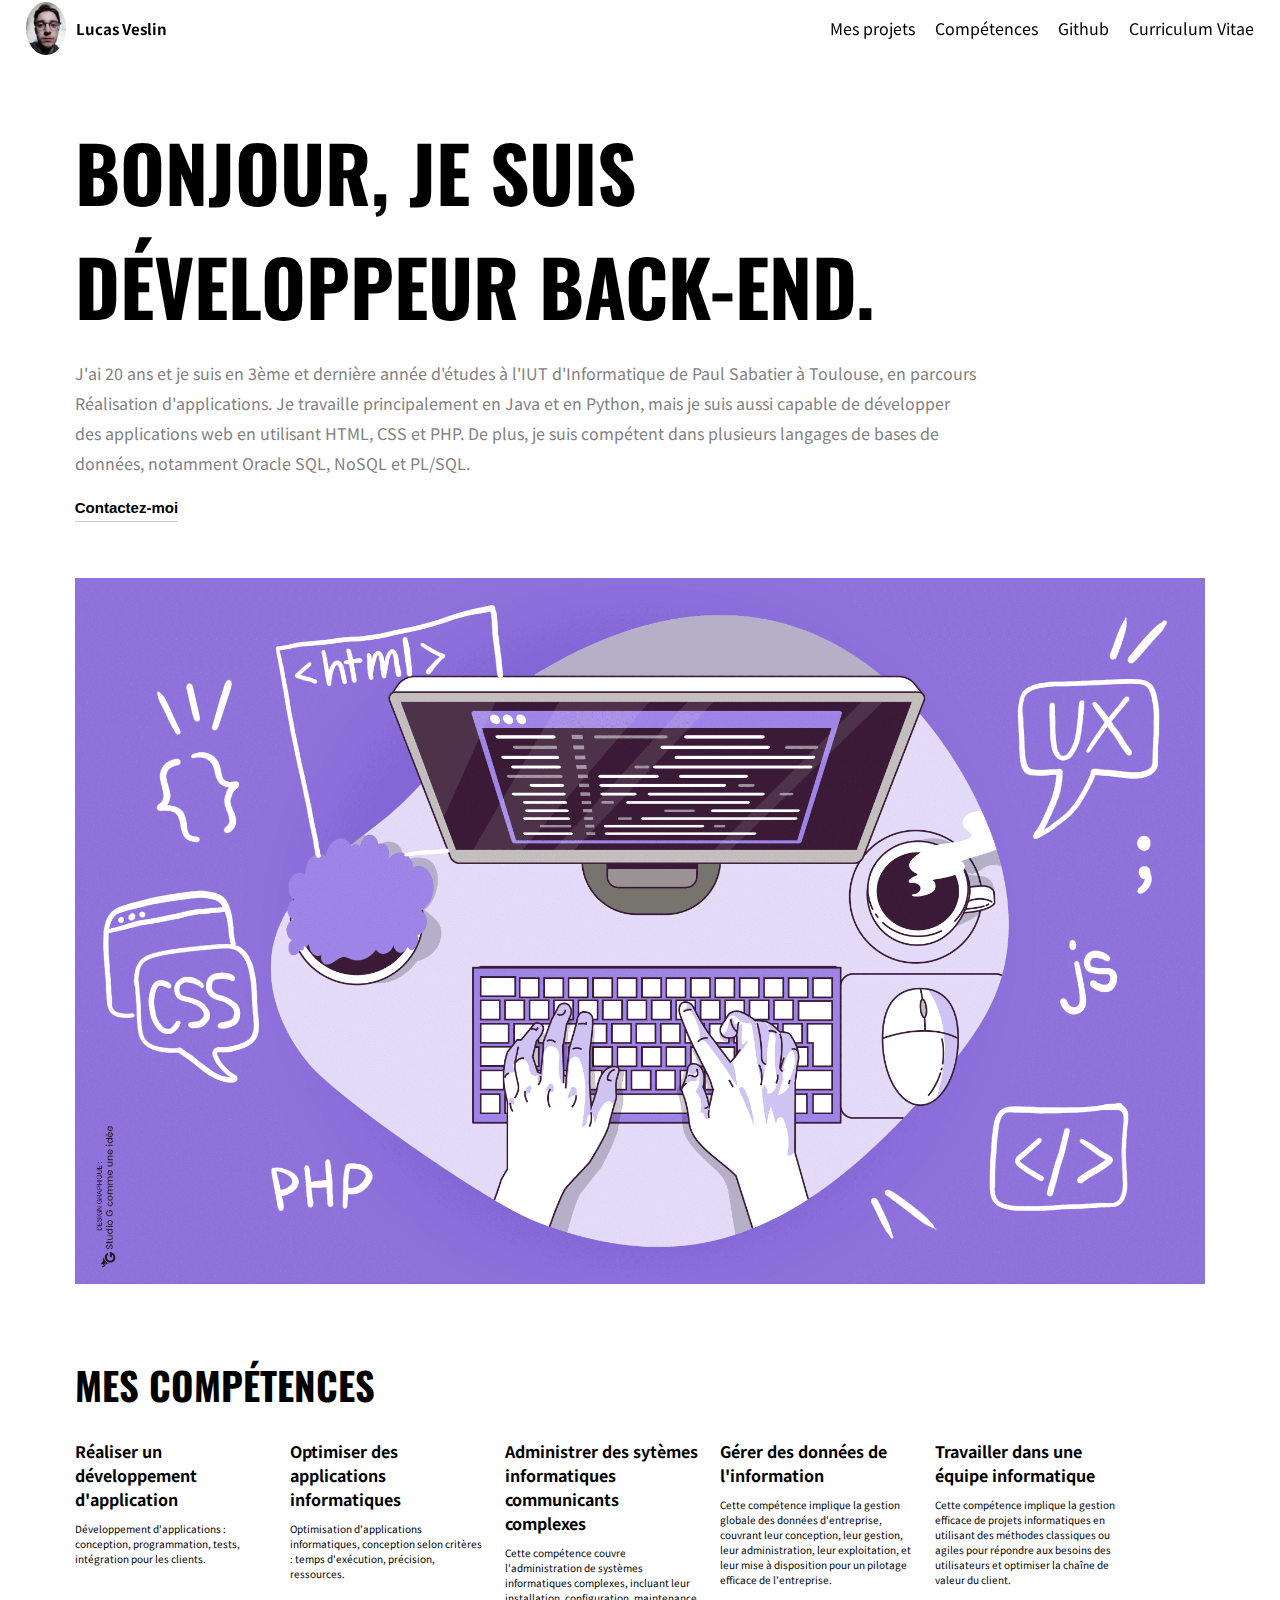
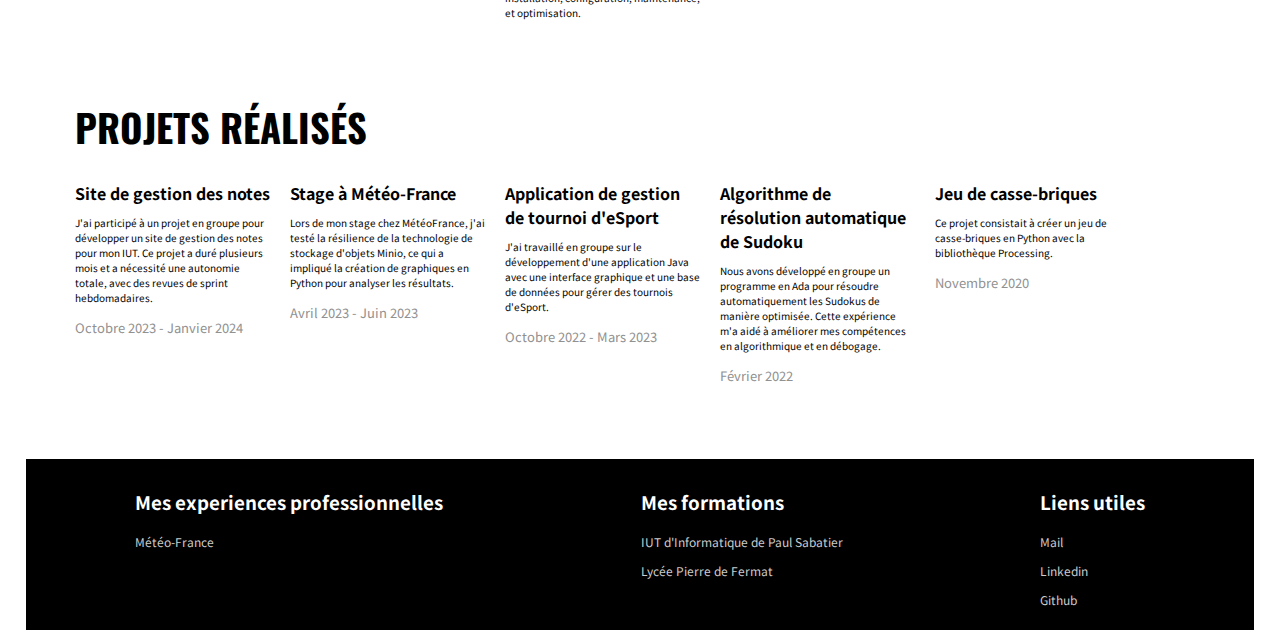
<file: index.html>
<!DOCTYPE html>
<html lang="fr">
    <head>
        <meta charset="UTF-8">
        <meta http-equiv="X-UA-Compatible" content="IE=edge">
        <meta name="viewport" content="width=device-width, initial-scale=1.0">
        <title>Portfolio</title>
        <link rel="stylesheet" href="style.css">
    </head>
    <body>
        <nav>
            <div class="profile">
                <img src="images/profile.jpg" alt="Photo de Lucas Veslin">
                <a href="">
					<h1>Lucas Veslin</h1>
				</a>
            </div>
            <ul>
				<a href="pages/projets.html">
					<li>Mes projets</li>
				</a>
				<a href="pages/competences.html">
					<li>Compétences</li>
				</a>
                <a href="https://github.com/Saren31">
                    <li>Github</li>
                </a>
                <a href="pages/CV_VESLIN.pdf">
			        <li>Curriculum Vitae</li>
                </a>
            </ul>
        </nav>

        <section class="page-content">
            <header>
				<h1>Bonjour, je suis développeur back-end.</h1>
				<p>
					J'ai 20 ans et je suis en 3ème et dernière année d'études à l'IUT d'Informatique de Paul Sabatier à 
					Toulouse, en parcours Réalisation d'applications. Je travaille principalement en Java et en Python, 
					mais je suis aussi capable de développer des applications web en utilisant HTML, CSS et PHP. De plus, 
					je suis compétent dans plusieurs langages de bases de données, notamment Oracle SQL, NoSQL et PL/SQL.
				</p>
				<a href = "mailto: lucas.veslin@outlook.fr"><button>Contactez-moi</button></a>
			</header>

            <section class="presentation-image">
				<img src="images/principale.png" alt="AI image" />
			</section>


			<section class="projects-section">
				<h1>Mes compétences</h1>
				<div class="projects">
					<div class="project">
						<a href="pages/competences.html#dev">
							<h4>Réaliser un développement d'application</h4>
						</a>
						<p class="description">
							Développement d'applications : conception, programmation, tests, intégration pour les clients.
						</p>
					</div>
					<div class="project">
						<a href="pages/competences.html#opt">
							<h4>Optimiser des applications informatiques</h4>
						</a>
						<p class="description">
							Optimisation d'applications informatiques, conception selon critères : temps d'exécution, précision, ressources.
						</p>
					</div>
					<div class="project">
						<a href="pages/competences.html#res">
							<h4>Administrer des sytèmes informatiques communicants complexes</h4>
						</a>
						<p class="description">
							Cette compétence couvre l'administration de systèmes 
							informatiques complexes, incluant leur installation, configuration, maintenance, et optimisation.
						</p>
					</div>
					<div class="project">
						<a href="pages/competences.html#bdd">
							<h4>Gérer des données de l'information</h4>
						</a>
						<p class="description">
							Cette compétence implique la gestion globale des données d'entreprise, couvrant leur conception, leur gestion, leur administration, 
							leur exploitation, et leur mise à disposition pour un pilotage efficace de l'entreprise.
						</p>
					</div>
					<div class="project">
						<a href="pages/competences.html#equ">
							<h4>Travailler dans une équipe informatique</h4>
						</a>
						<p class="description">
							Cette compétence implique la gestion efficace de projets informatiques en utilisant des méthodes 
							classiques ou agiles pour répondre aux besoins des utilisateurs et optimiser la chaîne de valeur du client.
						</p>
					</div>
				</div>
			</section>




            <section class="projects-section">
				<h1>Projets réalisés</h1>
				<div class="projects">
					<div class="project">
						<a href="pages/projets.html#note">
							<h4>Site de gestion des notes</h4>
						</a>
						<p class="description">
							J'ai participé à un projet en groupe pour développer un site de gestion des notes pour mon IUT. 
							Ce projet a duré plusieurs mois et a nécessité une autonomie totale, avec des revues de sprint hebdomadaires.
						</p>
						<p class="dates">Octobre 2023 - Janvier 2024</p>
					</div>
					<div class="project">
						<a href="pages/projets.html#meteo">
							<h4>Stage à Météo-France</h4>
						</a>
						<p class="description">
							Lors de mon stage chez MétéoFrance, j'ai testé la résilience de la technologie de stockage d'objets Minio, 
							ce qui a impliqué la création de graphiques en Python pour analyser les résultats.
						</p>
						<p class="dates">Avril 2023 - Juin 2023</p>
					</div>
					<div class="project">
						<a href="pages/projets.html#esporter">
							<h4>Application de gestion de tournoi d'eSport</h4>
						</a>
						<p class="description">
							J'ai travaillé en groupe sur le développement d'une application Java avec une interface graphique et 
							une base de données pour gérer des tournois d'eSport.
						</p>
						<p class="dates">Octobre 2022 - Mars 2023</p>
					</div>
					<div class="project">
						<a href="pages/projets.html#sudoku">
							<h4>Algorithme de résolution automatique de Sudoku</h4>
						</a>
						<p class="description">
							Nous avons développé en groupe un programme en Ada pour résoudre automatiquement les Sudokus de manière optimisée.
							 Cette expérience m'a aidé à améliorer mes compétences en algorithmique et en débogage.
						</p>
						<p class="dates">Février 2022</p>
					</div>
					<div class="project">
						<a href="pages/projets.html#casse">
							<h4>Jeu de casse-briques</h4>
						</a>
						<p class="description">
							Ce projet consistait à créer un jeu de casse-briques en Python avec la bibliothèque Processing. 
						</p>
						<p class="dates">Novembre 2020</p>
					</div>
				</div>
			</section>

        </section>

        <footer>
			<div class="colonne">
				<h3>Mes experiences professionnelles</h3>
				<a href ="https://meteofrance.com">
					<p>Météo-France</p>
				</a>	
				<p></p>
				<p></p>
			</div>
			<div class="colonne">
				<h3>Mes formations</h3>
				<a href="https://iut.univ-tlse3.fr/bachelor-specialite-informatique">
					<p>IUT d'Informatique de Paul Sabatier</p>
				</a>
				<a href="https://fermat.mon-ent-occitanie.fr/">
					<p>Lycée Pierre de Fermat</p>
				</a>
			</div>
			<div class="colonne">
				<h3>Liens utiles</h3>
				<a href = "mailto: lucas.veslin@outlook.fr">
					<p>Mail</p>
				</a>
				<a href = "https://www.linkedin.com/in/lucas-veslin">
					<p>Linkedin</p>
				</a>
				<a href = "https://github.com/Saren31">
					<p>Github</p>
				</a>
			</div>
		</footer>

    </body>
</html>
</file>
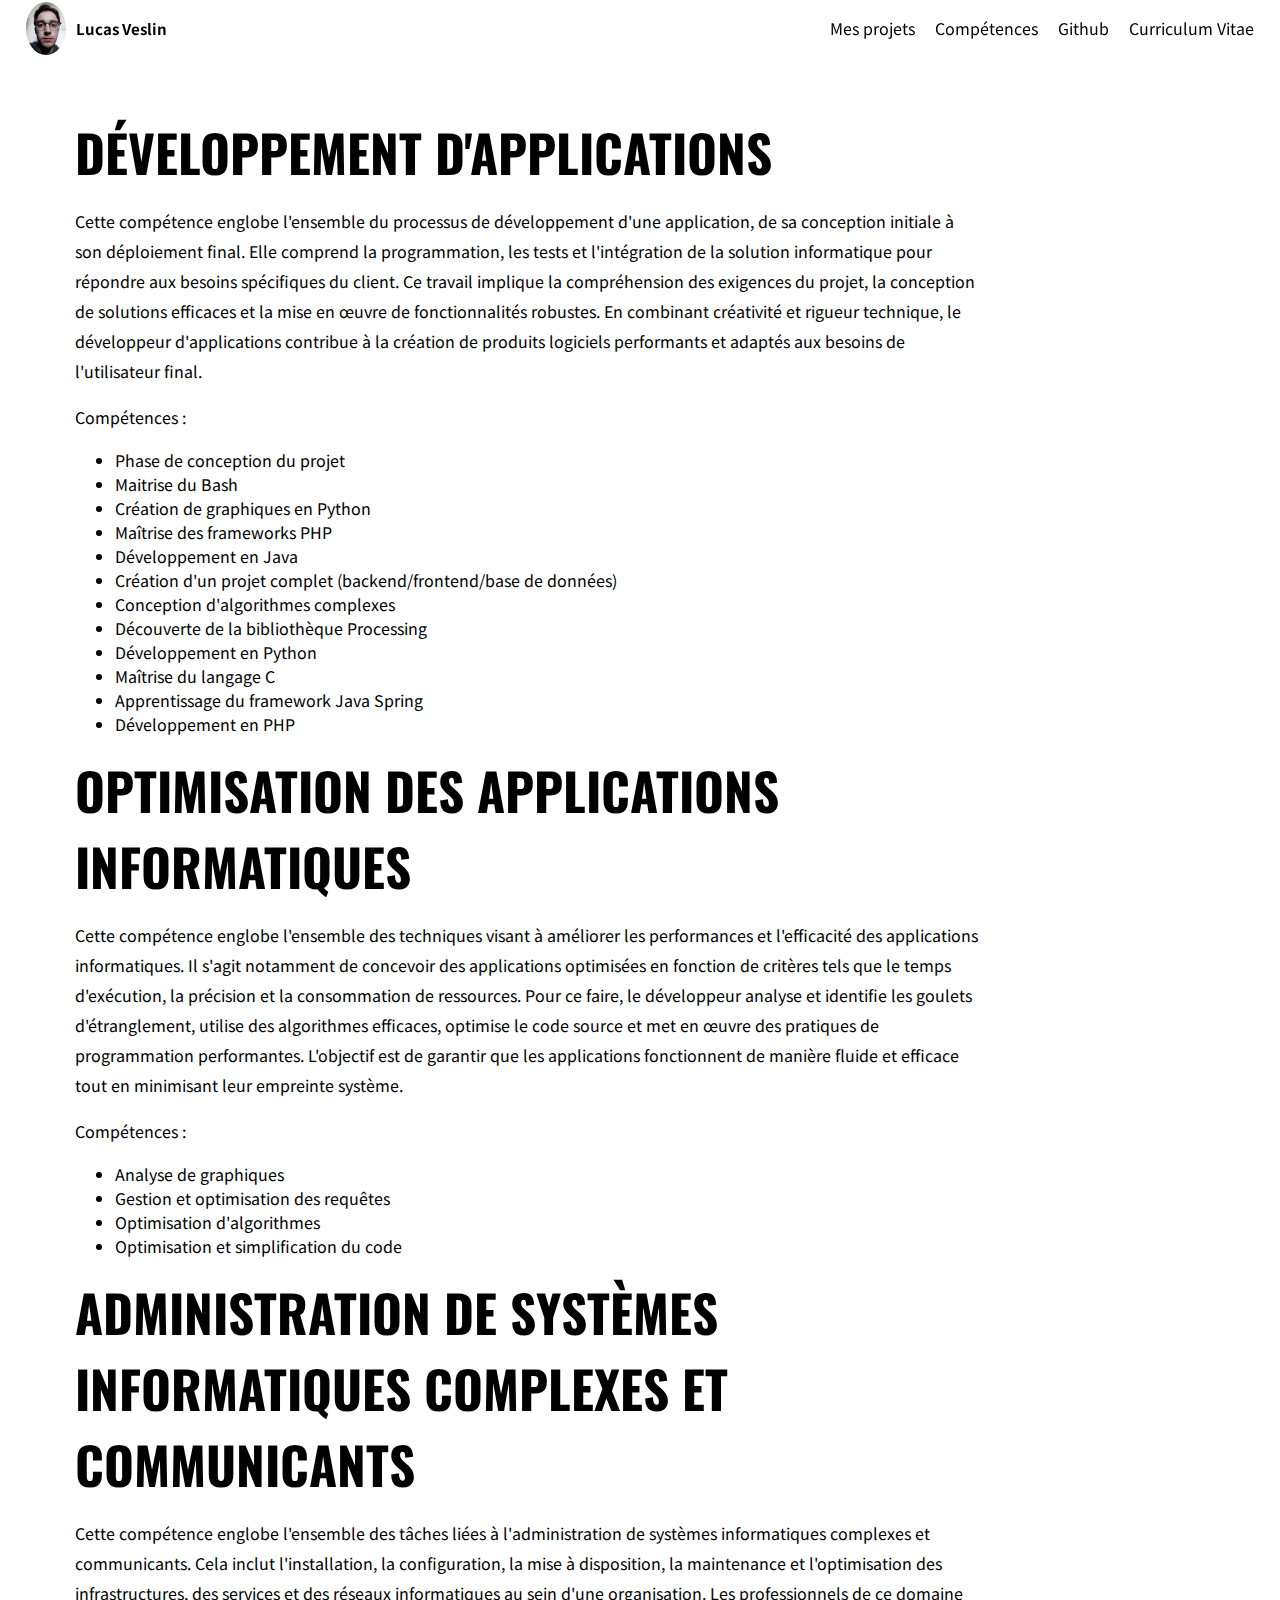
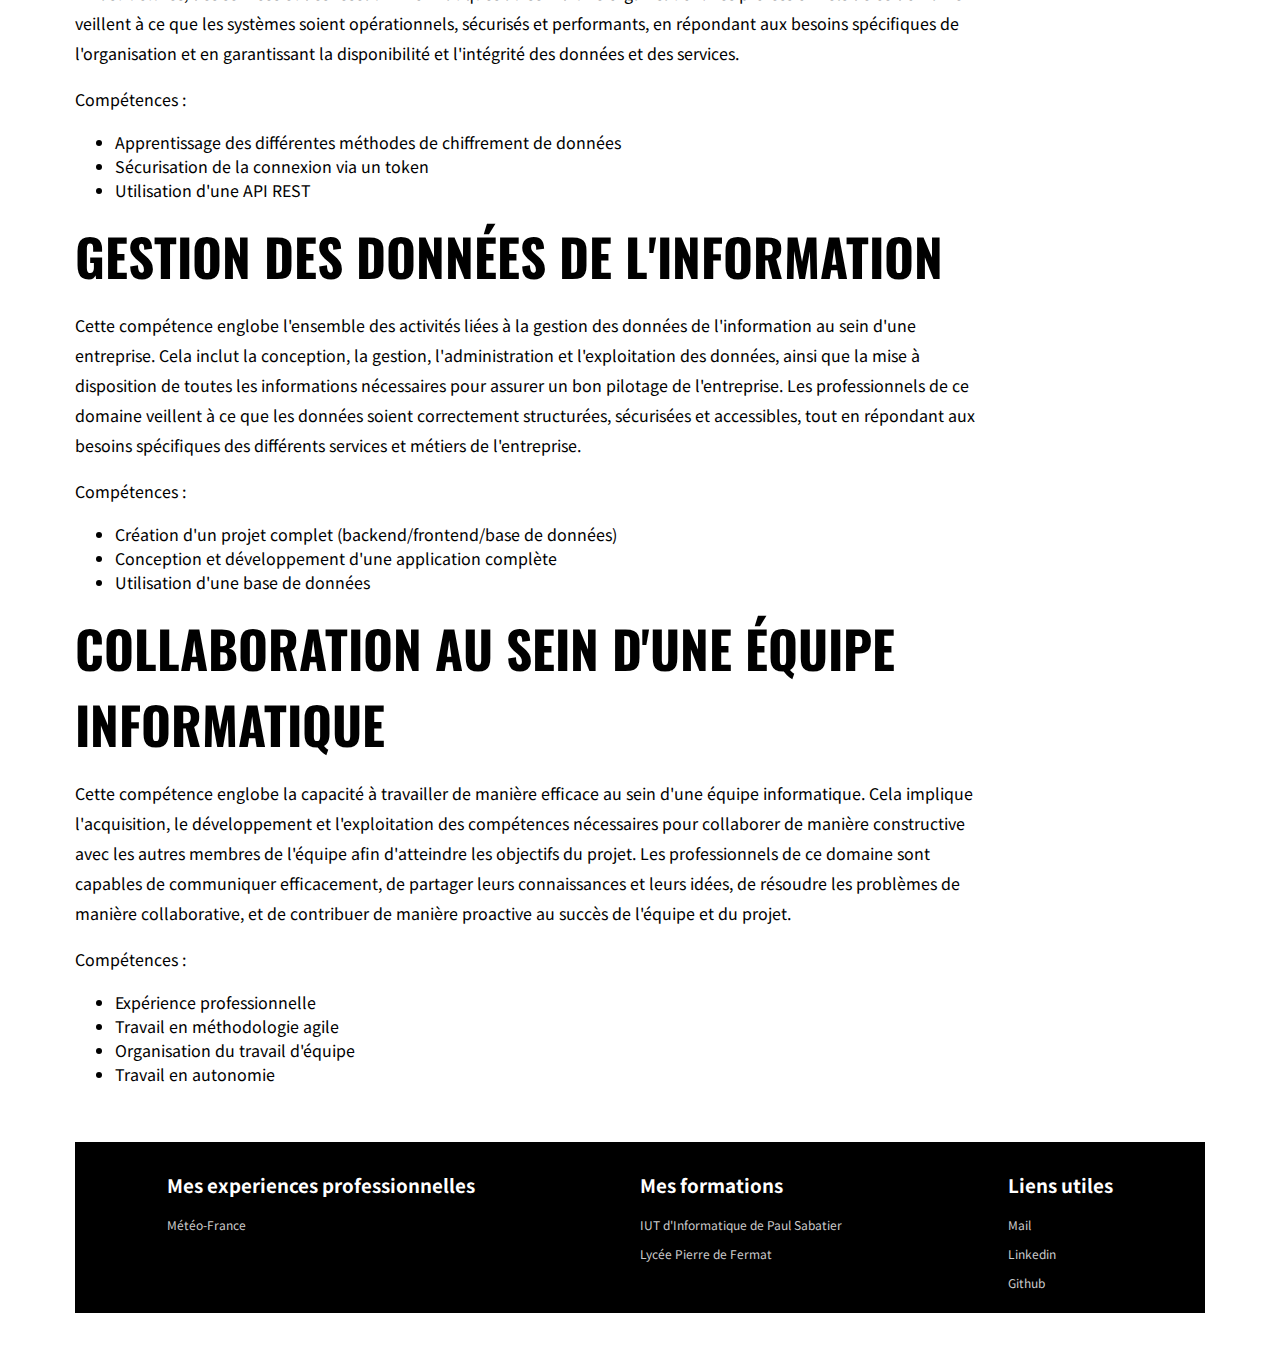
<file: pages/competences.html>
<!DOCTYPE html>
<html lang="fr">
    <head>
        <meta charset="UTF-8">
        <meta http-equiv="X-UA-Compatible" content="IE=edge">
        <meta name="viewport" content="width=device-width, initial-scale=1.0">
        <title>Portfolio</title>
        <link rel="stylesheet" href="../style.css">
    </head>
    <body>
        <nav>
            <div class="profile">
                <img src="../images/profile.jpg" alt="Photo de Lucas Veslin">
                <a href="../index.html">
					<h1>Lucas Veslin</h1>
				</a>
            </div>
            <ul>
				<a href="../pages/projets.html">
					<li>Mes projets</li>
				</a>
				<a href="../pages/competences.html">
					<li>Compétences</li>
				</a>
                <a href="https://github.com/Saren31">
                    <li>Github</li>
                </a>
                <a href="../pages/CV_VESLIN.pdf">
			        <li>Curriculum Vitae</li>
                </a>
            </ul>
        </nav>

        <section class="page-content">
            <header>
				<h2 id="dev">Développement d'applications</h2>
				<p class="description">
				Cette compétence englobe l'ensemble du processus de développement d'une application, de sa conception 
				initiale à son déploiement final. Elle comprend la programmation, les tests et l'intégration de la solution 
				informatique pour répondre aux besoins spécifiques du client. Ce travail implique la compréhension des 
				exigences du projet, la conception de solutions efficaces et la mise en œuvre de fonctionnalités robustes. 
				En combinant créativité et rigueur technique, le développeur d'applications contribue à la création de produits 
				logiciels performants et adaptés aux besoins de l'utilisateur final.
				</p>

				</p>
				<p class="description">
					Compétences :
					<ul>
						<li>Phase de conception du projet</li>
						<li>Maitrise du Bash</li>
						<li>Création de graphiques en Python</li>
						<li>Maîtrise des frameworks PHP</li>
						<li>Développement en Java</li>
						<li>Création d'un projet complet (backend/frontend/base de données)</li>
						<li>Conception d'algorithmes complexes</li>
						<li>Découverte de la bibliothèque Processing</li>
						<li>Développement en Python</li>
						<li>Maîtrise du langage C</li>
						<li>Apprentissage du framework Java Spring</li>
						<li>Développement en PHP</li>

					</ul>
				</p>
				
				<h2 id="opt">Optimisation des applications informatiques</h2>
				<p class="description">
				Cette compétence englobe l'ensemble des techniques visant à améliorer les performances 
				et l'efficacité des applications informatiques. Il s'agit notamment de concevoir des applications 
				optimisées en fonction de critères tels que le temps d'exécution, la précision et la consommation de ressources. 
				Pour ce faire, le développeur analyse et identifie les goulets d'étranglement, utilise des algorithmes efficaces, 
				optimise le code source et met en œuvre des pratiques de programmation performantes. L'objectif est de 
				garantir que les applications fonctionnent de manière fluide et efficace tout en minimisant leur empreinte système.
				</p>

				</p>
				<p class="description">
					Compétences :
					<ul>
						<li>Analyse de graphiques</li>
						<li>Gestion et optimisation des requêtes</li>
						<li>Optimisation d'algorithmes</li>
						<li>Optimisation et simplification du code</li>

					</ul>
				</p>

				<h2 id="res">Administration de systèmes informatiques complexes et communicants</h2>
				<p class="description">
				Cette compétence englobe l'ensemble des tâches liées à l'administration de systèmes informatiques
				 complexes et communicants. Cela inclut l'installation, la configuration, la mise à disposition, 
				 la maintenance et l'optimisation des infrastructures, des services et des réseaux informatiques au sein d'une 
				 organisation. Les professionnels de ce domaine veillent à ce que les systèmes soient opérationnels, sécurisés et 
				 performants, en répondant aux besoins spécifiques de l'organisation et en garantissant la disponibilité et
				  l'intégrité des données et des services.

				</p>
				<p class="description">
					Compétences :
					<ul>
						<li>Apprentissage des différentes méthodes de chiffrement de données</li>
						<li>Sécurisation de la connexion via un token</li>
						<li>Utilisation d'une API REST</li>
					</ul>
				</p>

				<h2 id="bdd">Gestion des données de l'information</h2>
				<p class="description">
				Cette compétence englobe l'ensemble des activités liées à la gestion des 
				données de l'information au sein d'une entreprise. Cela inclut la conception, la gestion, 
				l'administration et l'exploitation des données, ainsi que la mise à disposition de toutes les 
				informations nécessaires pour assurer un bon pilotage de l'entreprise. Les professionnels de ce
				 domaine veillent à ce que les données soient correctement structurées, sécurisées et accessibles, 
				 tout en répondant aux besoins spécifiques des différents services et métiers de l'entreprise.
				<p class="description">
					Compétences :
					<ul>
						<li>Création d'un projet complet (backend/frontend/base de données)</li>
						<li>Conception et développement d'une application complète</li>
						<li>Utilisation d'une base de données</li>
					</ul>
				</p>

				<h2 id="equ">Collaboration au sein d'une équipe informatique</h2>
				<p class="description">
				Cette compétence englobe la capacité à travailler de manière efficace au sein d'une équipe 
				informatique. Cela implique l'acquisition, le développement et l'exploitation des compétences nécessaires
				 pour collaborer de manière constructive avec les autres membres de l'équipe afin d'atteindre les objectifs 
				 du projet. Les professionnels de ce domaine sont capables de communiquer efficacement, de partager leurs 
				 connaissances et leurs idées, de résoudre les problèmes de manière collaborative, et de contribuer de manière 
				 proactive au succès de l'équipe et du projet.

				</p>
				<p class="description">
					Compétences :
					<ul>
						<li>Expérience professionnelle</li>
						<li>Travail en méthodologie agile</li>
						<li>Organisation du travail d'équipe</li>
						<li>Travail en autonomie</li>

					</ul>
				</p>
			</header>

			<footer>
				<div class="colonne">
					<h3>Mes experiences professionnelles</h3>
					<a href ="https://meteofrance.com">
						<p>Météo-France</p>
					</a>	
					<p></p>
					<p></p>
				</div>
				<div class="colonne">
					<h3>Mes formations</h3>
					<a href="https://iut.univ-tlse3.fr/bachelor-specialite-informatique">
						<p>IUT d'Informatique de Paul Sabatier</p>
					</a>
					<a href="https://fermat.mon-ent-occitanie.fr/">
						<p>Lycée Pierre de Fermat</p>
					</a>
				</div>
				<div class="colonne">
					<h3>Liens utiles</h3>
					<a href = "mailto: lucas.veslin@outlook.fr">
						<p>Mail</p>
					</a>
					<a href = "https://www.linkedin.com/in/lucas-veslin">
						<p>Linkedin</p>
					</a>
					<a href = "https://github.com/Saren31">
						<p>Github</p>
					</a>
				</div>
			</footer>
	
			
    </body>
</html>
</file>
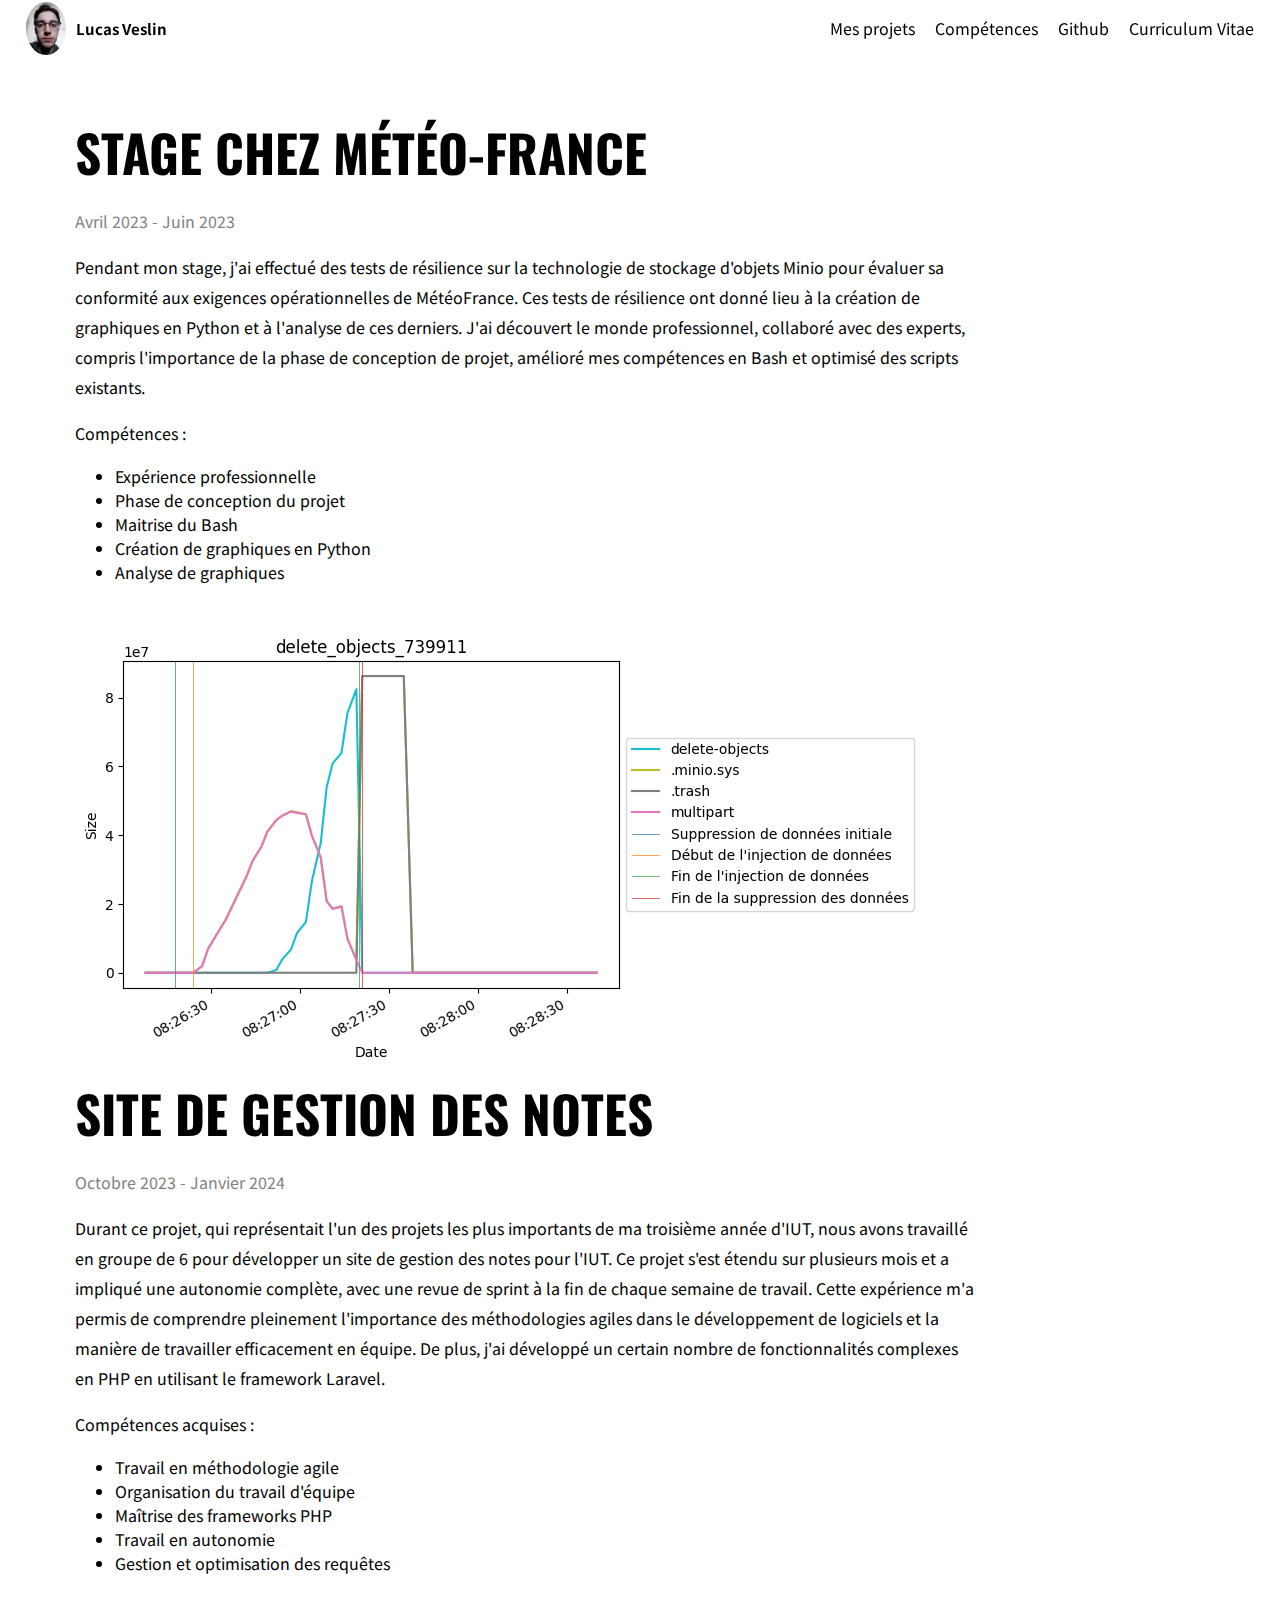
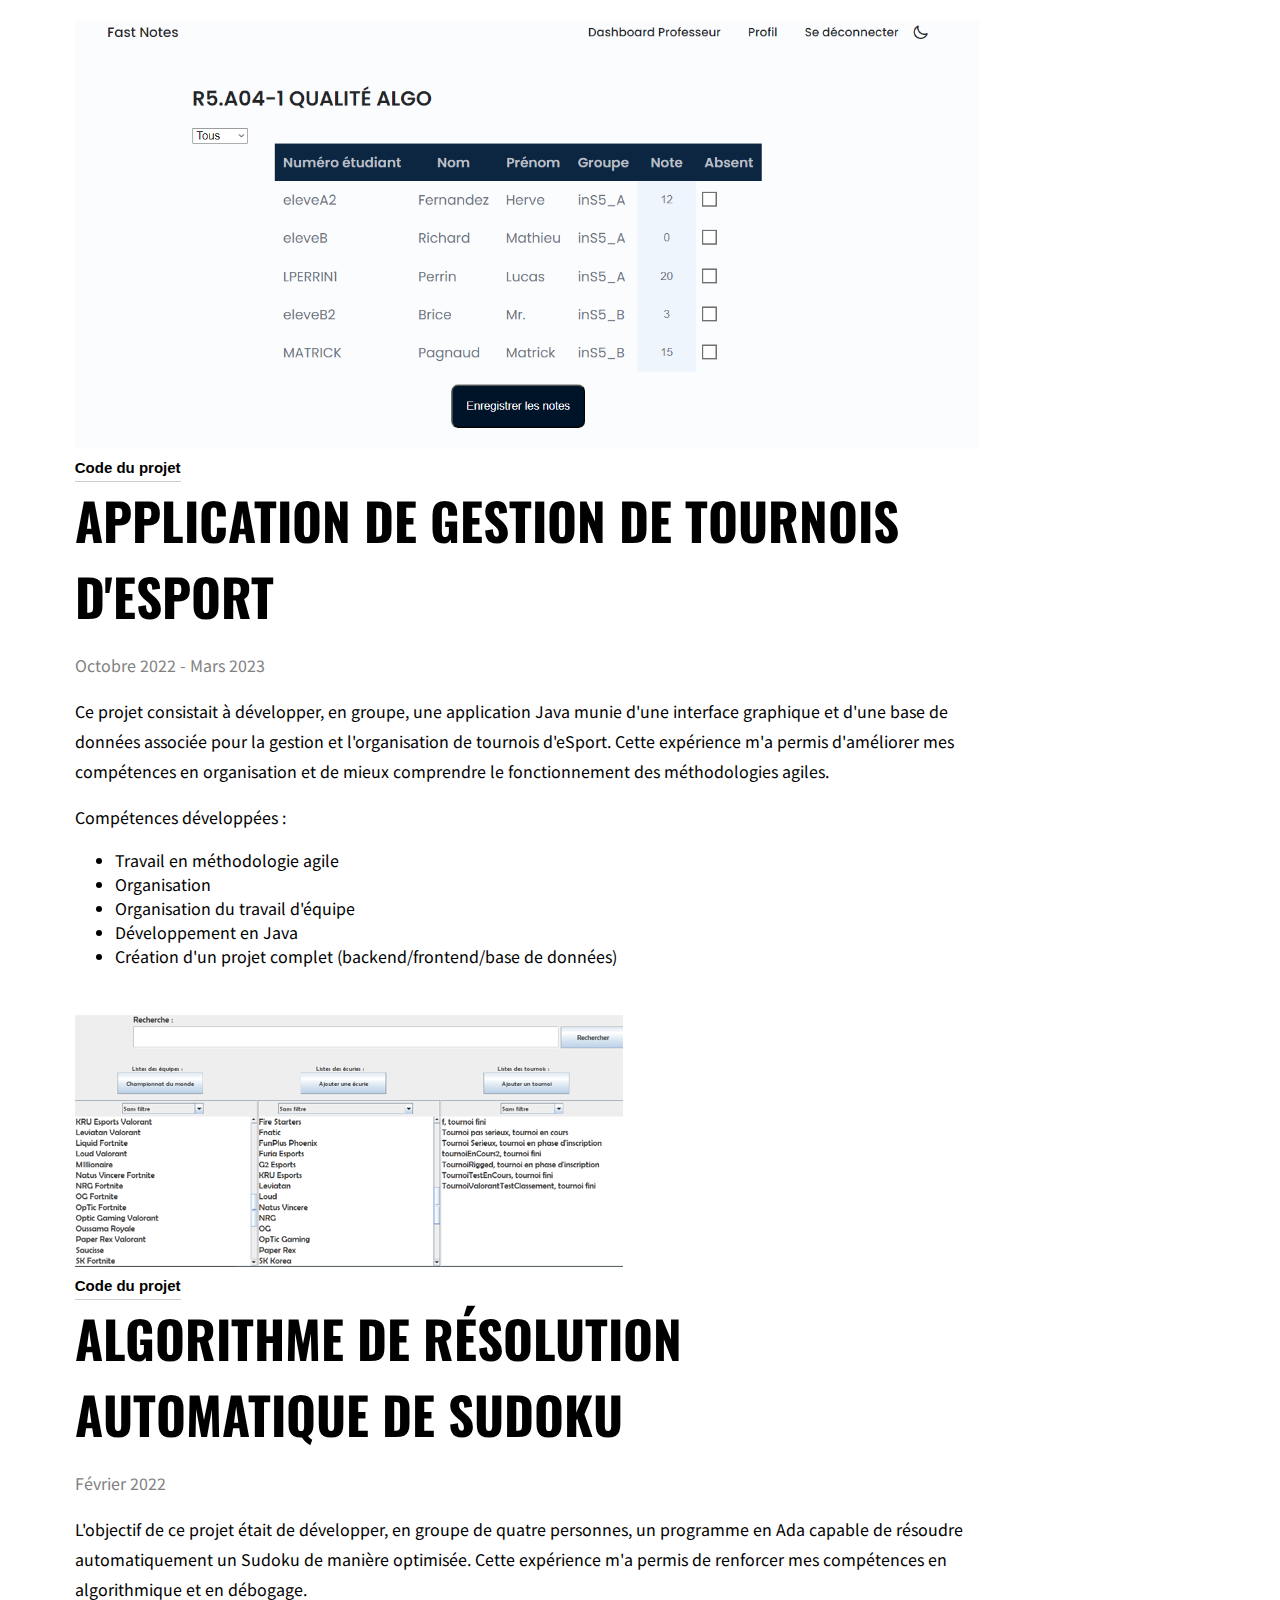
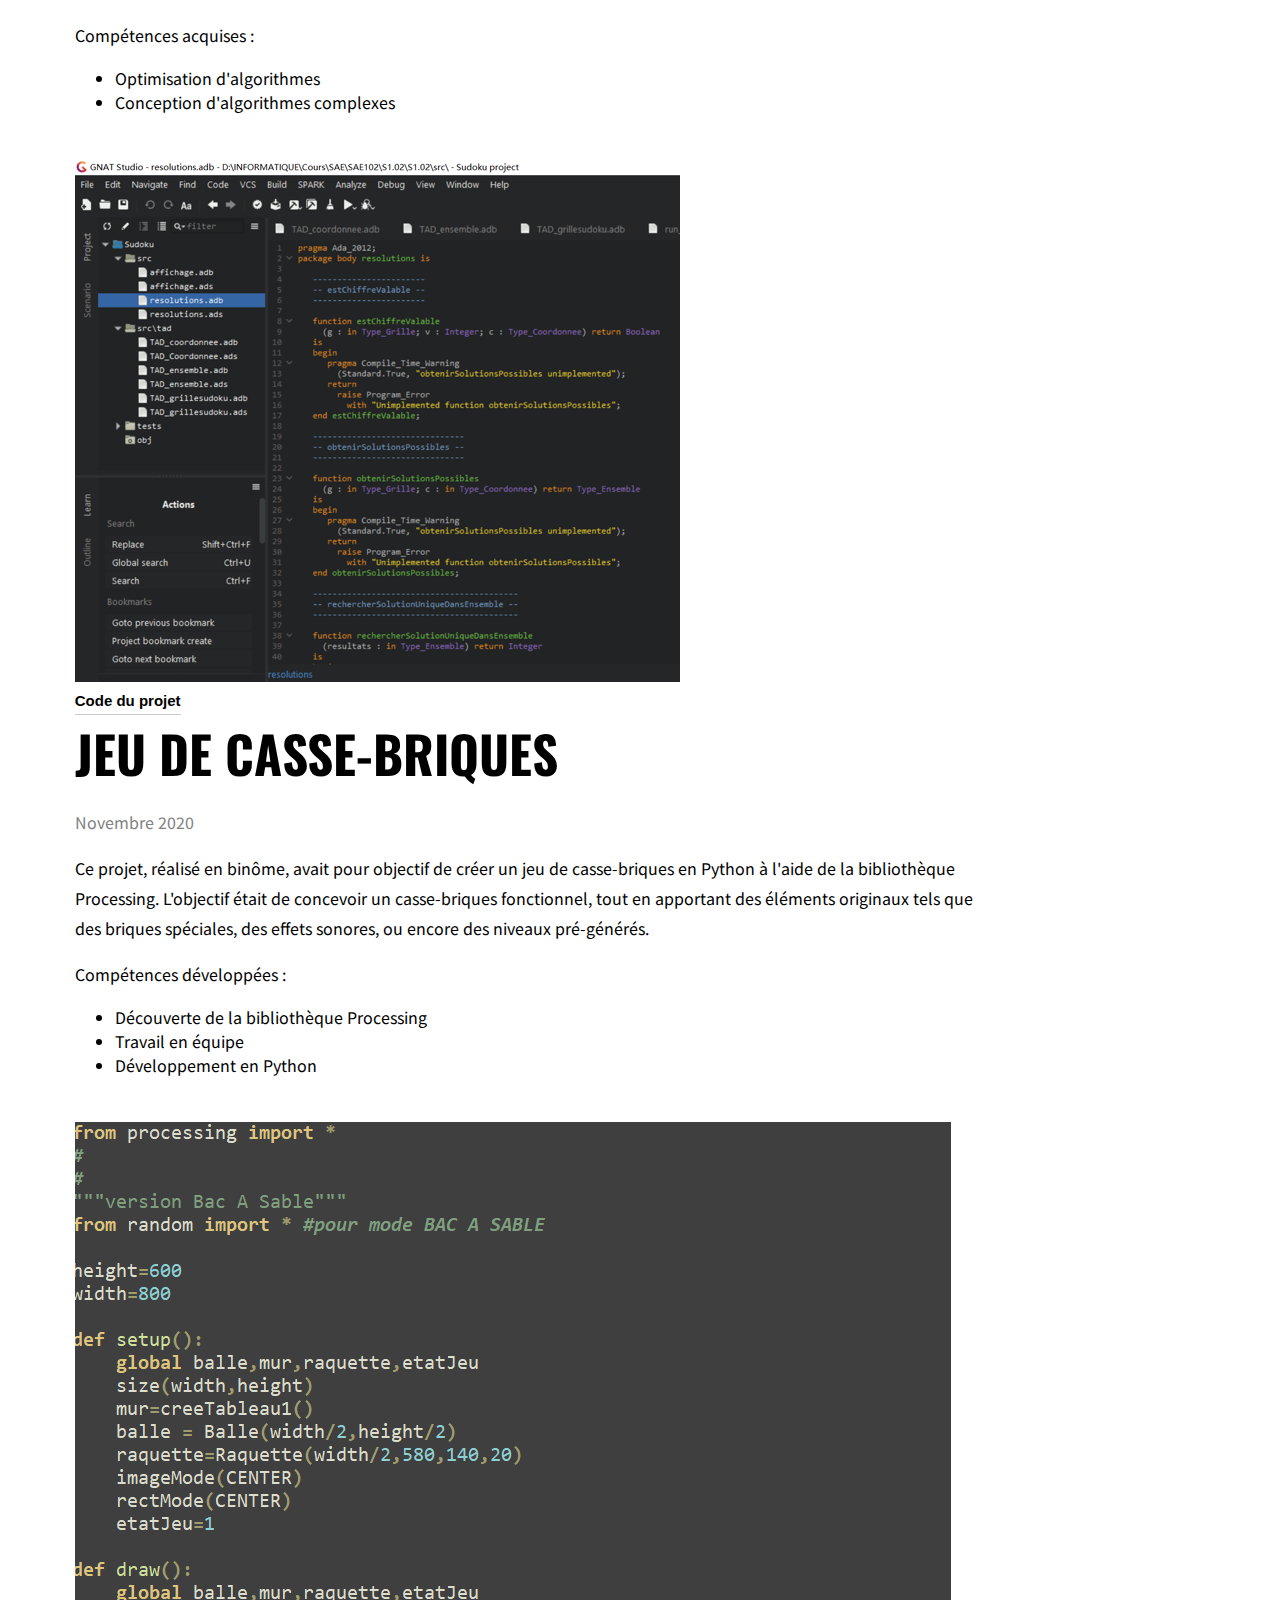
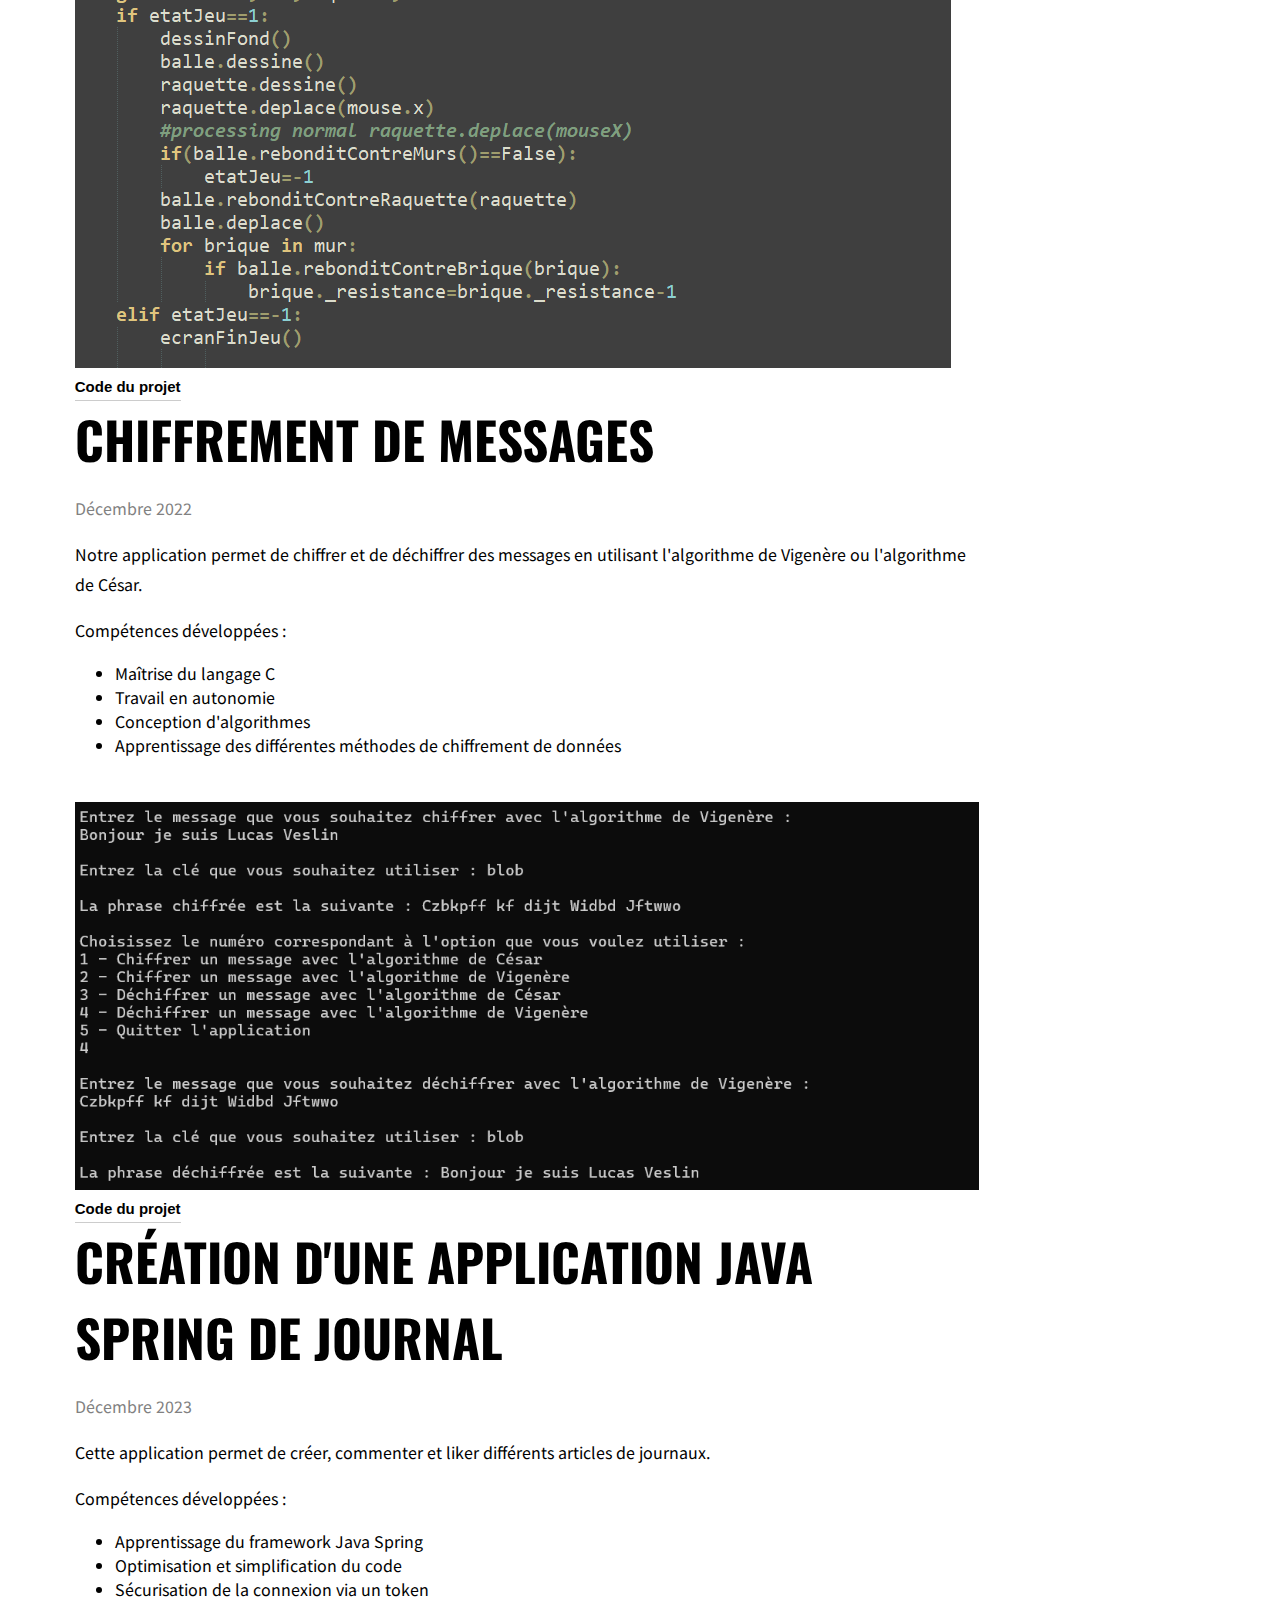
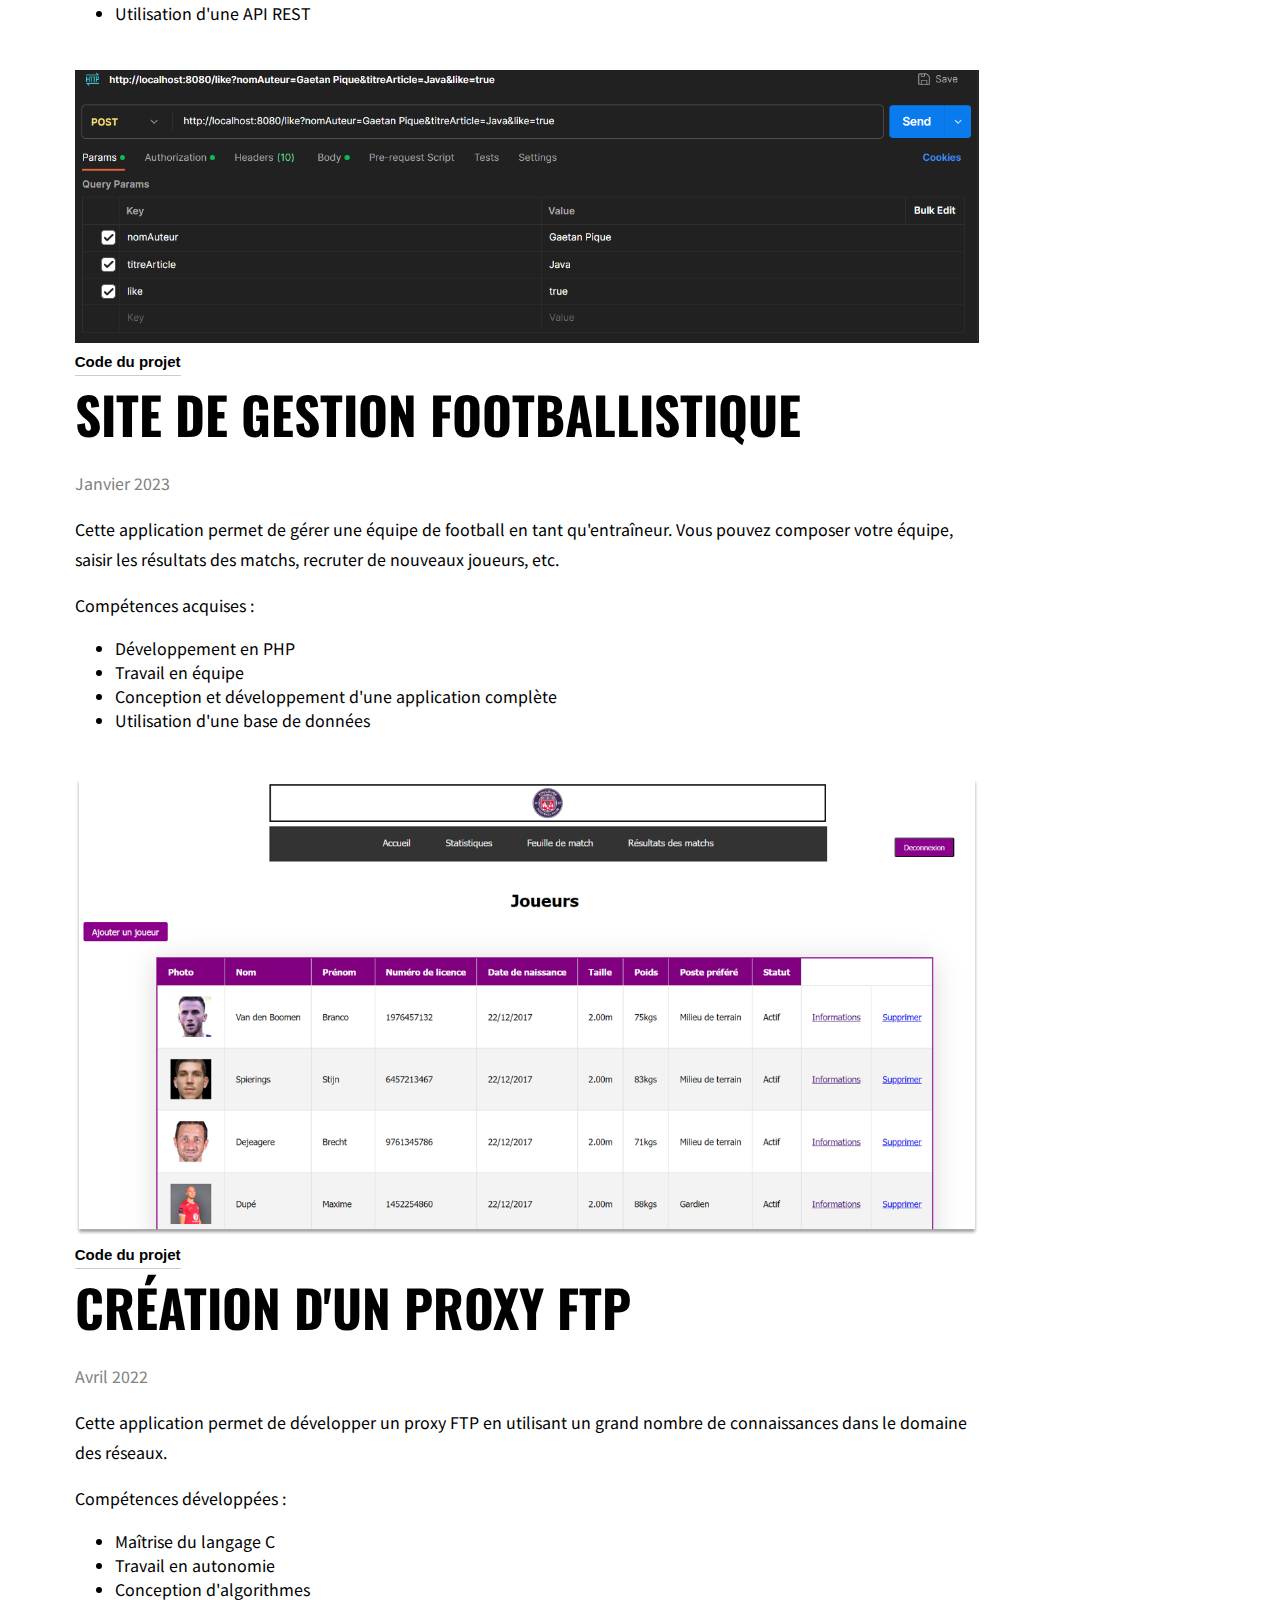
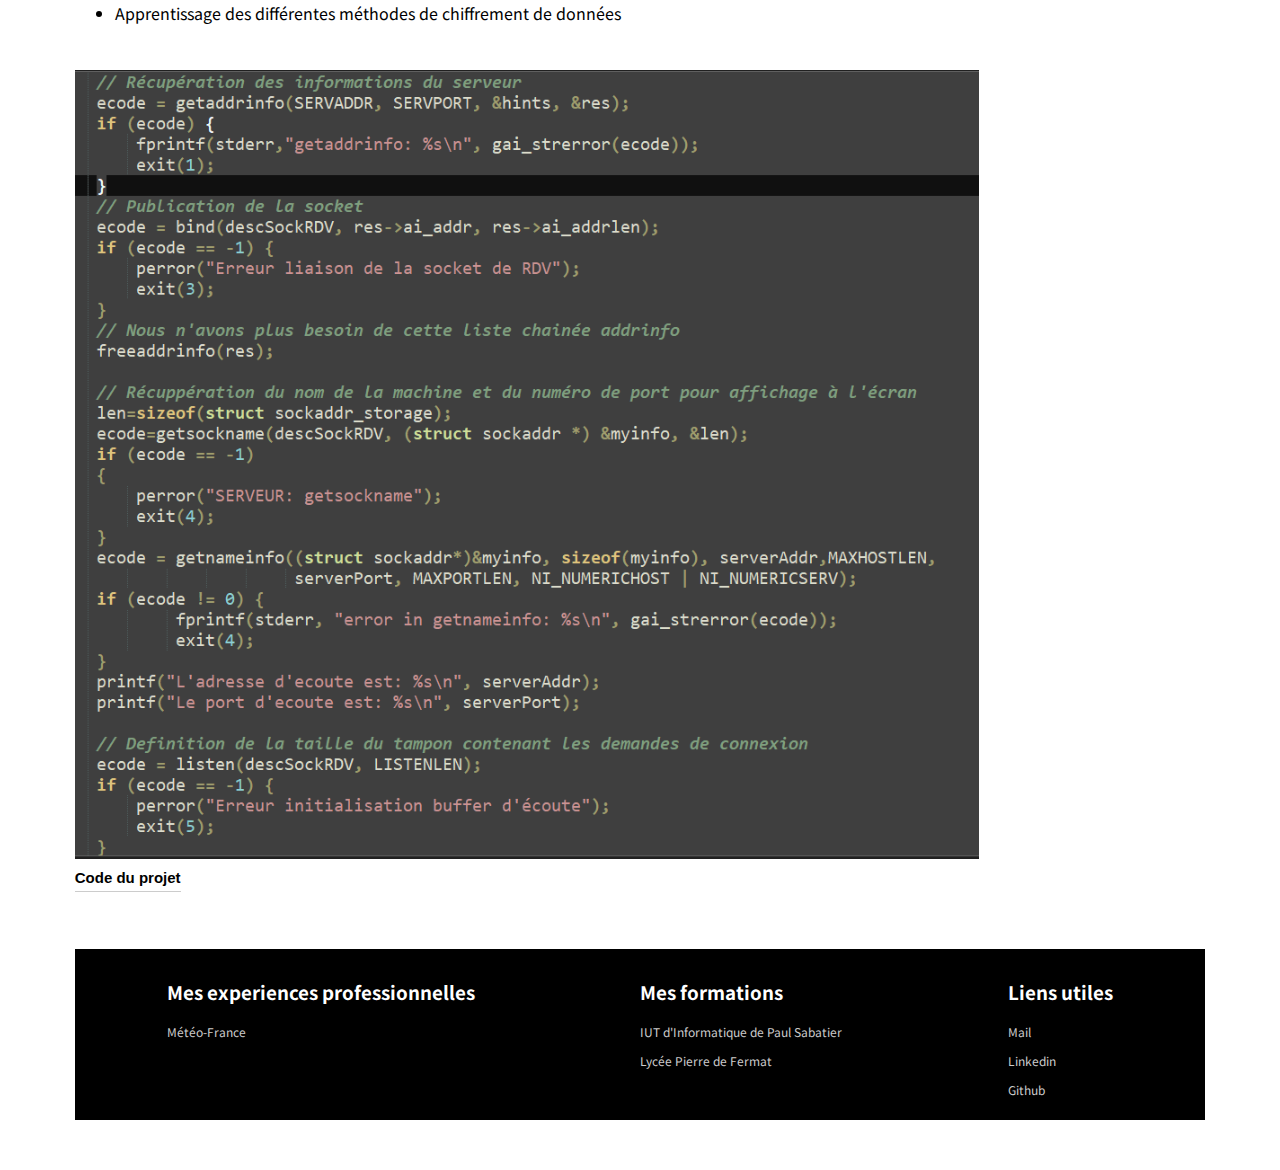
<file: pages/projets.html>
<!DOCTYPE html>
<html lang="fr">
    <head>
        <meta charset="UTF-8">
        <meta http-equiv="X-UA-Compatible" content="IE=edge">
        <meta name="viewport" content="width=device-width, initial-scale=1.0">
        <title>Portfolio</title>
        <link rel="stylesheet" href="../style.css">
    </head>
    <body>
        <nav>
            <div class="profile">
                <img src="../images/profile.jpg" alt="Photo de Lucas Veslin">
                <a href="../index.html">
					<h1>Lucas Veslin</h1>
				</a>
            </div>
            <ul>
				<a href="../pages/projets.html">
					<li>Mes projets</li>
				</a>
				<a href="../pages/competences.html">
					<li>Compétences</li>
				</a>
                <a href="https://github.com/Saren31">
                    <li>Github</li>
                </a>
                <a href="../pages/CV_VESLIN.pdf">
			        <li>Curriculum Vitae</li>
                </a>
            </ul>
        </nav>

        <section class="page-content">
            <header>
				<h2 id="meteo">Stage chez Météo-France</h2>
				<p class="dates">Avril 2023 - Juin 2023</p>
				<p class="description">
					Pendant mon stage, j'ai effectué des tests de résilience sur 
					la technologie de stockage d'objets Minio pour évaluer sa conformité 
					aux exigences opérationnelles de MétéoFrance. Ces tests de résilience 
					ont donné lieu à la création de graphiques en Python et à l'analyse 
					de ces derniers. J'ai découvert le monde professionnel, collaboré 
					avec des experts, compris l'importance de la phase de conception de projet, 
					amélioré mes compétences en Bash et optimisé des scripts existants.
				</p>
				<p class="description">
					Compétences :
					<ul>
						<li>Expérience professionnelle</li>
						<li>Phase de conception du projet</li>
						<li>Maitrise du Bash</li>
						<li>Création de graphiques en Python</li>
						<li>Analyse de graphiques</li>
					</ul>
				</p>
				<section class="presentation-image">
					<img src="../images/meteo.png" alt="Meteo" />
				</section>
				
				<h2 id="note">Site de gestion des notes</h2>
				<p class="dates">Octobre 2023 - Janvier 2024</p>
				<p class="description">
					Durant ce projet, qui représentait l'un des projets les plus importants de ma troisième année d'IUT, nous avons travaillé en groupe de 6 pour développer un site de gestion des notes pour l'IUT. Ce projet s'est étendu sur plusieurs mois et a impliqué une autonomie complète, avec une revue de sprint à la fin de chaque semaine de travail. Cette expérience m'a permis de comprendre pleinement l'importance des méthodologies agiles dans le développement de logiciels et la manière de travailler efficacement en équipe. De plus, j'ai développé un certain nombre de fonctionnalités complexes en PHP en utilisant le framework Laravel.
				</p>
				<p class="description">
					Compétences acquises :
					<ul>
						<li>Travail en méthodologie agile</li>
						<li>Organisation du travail d'équipe</li>
						<li>Maîtrise des frameworks PHP</li>
						<li>Travail en autonomie</li>
						<li>Gestion et optimisation des requêtes</li>
					</ul>
				</p>
				<section class="presentation-image">
					<img src="../images/fast.png" alt="Fast Notes" />
				</section>
				<a class="button-code" href = "https://github.com/NicolasLeymat/SAE_S5_FastNotes"><button>Code du projet</button></a>

				<h2 id="esporter">Application de gestion de tournois d'eSport</h2>
				<p class="dates">Octobre 2022 - Mars 2023</p>
				<p class="description">
					Ce projet consistait à développer, en groupe, une application Java munie d'une interface graphique et d'une base de données associée pour la gestion et l'organisation de tournois d'eSport. Cette expérience m'a permis d'améliorer mes compétences en organisation et de mieux comprendre le fonctionnement des méthodologies agiles.
				</p>
				<p class="description">
					Compétences développées :
					<ul>
						<li>Travail en méthodologie agile</li>
						<li>Organisation</li>
						<li>Organisation du travail d'équipe</li>
						<li>Développement en Java</li>
						<li>Création d'un projet complet (backend/frontend/base de données)</li>
					</ul>
				</p>
				<section class="presentation-image">
					<img src="../images/esporter.png" alt="Esporter" />
				</section>
				<a class="button-code" href = "https://github.com/NicolasLeymat/SAEProject"><button>Code du projet</button></a>

				<h2 id="sudoku">Algorithme de résolution automatique de Sudoku</h2>
				<p class="dates">Février 2022</p>
				<p class="description">
						L'objectif de ce projet était de développer, en groupe de quatre personnes, un programme en Ada capable de résoudre automatiquement un Sudoku de manière optimisée. Cette expérience m'a permis de renforcer mes compétences en algorithmique et en débogage.
				</p>
				<p class="description">
					Compétences acquises :
					<ul>
						<li>Optimisation d'algorithmes</li>
						<li>Conception d'algorithmes complexes</li>
					</ul>
				</p>
			<section class="presentation-image">
				<img src="../images/sudoku.png" alt="Sudoku" />
			</section>
			<a class="button-code" href = "https://github.com/Saren31/Sudoku-Solver"><button>Code du projet</button></a>

			<h2 id="casse">Jeu de casse-briques</h2>
			<p class="dates">Novembre 2020</p>
			<p class="description">
				Ce projet, réalisé en binôme, avait pour objectif de créer un jeu de casse-briques en Python à l'aide de la bibliothèque Processing. L'objectif était de concevoir un casse-briques fonctionnel, tout en apportant des éléments originaux tels que des briques spéciales, des effets sonores, ou encore des niveaux pré-générés.
			</p>
			<p class="description">
				Compétences développées :
				<ul>
					<li>Découverte de la bibliothèque Processing</li>
					<li>Travail en équipe</li>
					<li>Développement en Python</li>
				</ul>
			</p>
			<section class="presentation-image">
				<img src="../images/casse.png" alt="AI image" />
			</section>
			<a class="button-code" href = "https://github.com/Saren31/Casse-briques"><button>Code du projet</button></a>

			<h2 id="chiffrage">Chiffrement de messages</h2>
			<p class="dates">Décembre 2022</p>
			<p class="description">
				Notre application permet de chiffrer et de déchiffrer des messages en utilisant l'algorithme de Vigenère ou l'algorithme de César.
			</p>
			<p class="description">
				Compétences développées :
				<ul>
					<li>Maîtrise du langage C</li>
					<li>Travail en autonomie</li>
					<li>Conception d'algorithmes</li>
					<li>Apprentissage des différentes méthodes de chiffrement de données</li>
				</ul>
			</p>
			<section class="presentation-image">
				<img src="../images/cesar.png" alt="AI image" />
			</section>
			<a class="button-code" href = "https://github.com/Saren31/Casse-briques"><button>Code du projet</button></a>

			
			<h2 id="spring">Création d'une application Java Spring de journal</h2>
			<p class="dates">Décembre 2023</p>
			<p class="description">
				Cette application permet de créer, commenter et liker différents articles de journaux.
			</p>
			<p class="description">
				Compétences développées :
				<ul>
					<li>Apprentissage du framework Java Spring</li>
					<li>Optimisation et simplification du code</li>
					<li>Sécurisation de la connexion via un token</li>
					<li>Utilisation d'une API REST</li>
				</ul>
			</p>
				<section class="presentation-image">
					<img src="../images/spring.png" alt="AI image" />
				</section>
				<a class="button-code" href = "https://github.com/Saren31/TP-Java-Spring"><button>Code du projet</button></a>

			<h2 id="spring">Site de gestion footballistique</h2>
			<p class="dates">Janvier 2023</p>
			<p class="description">
				Cette application permet de gérer une équipe de football en tant qu'entraîneur. Vous pouvez composer votre équipe, saisir les résultats des matchs, recruter de nouveaux joueurs, etc.
			</p>
			<p class="description">
				Compétences acquises :
				<ul>
					<li>Développement en PHP</li>
					<li>Travail en équipe</li>
					<li>Conception et développement d'une application complète</li>
					<li>Utilisation d'une base de données</li>
				</ul>
			</p>
				<section class="presentation-image">
					<img src="../images/foot.png" alt="AI image" />
				</section>
				<a class="button-code" href = "https://github.com/louiscamborieux/php-sporting-app"><button>Code du projet</button></a>

			<h2 id="ftp">Création d'un proxy FTP</h2>
			<p class="dates">Avril 2022</p>
			<p class="description">
				Cette application permet de développer un proxy FTP en utilisant un grand nombre de connaissances dans le domaine des réseaux.
			</p>
			<p class="description">
				Compétences développées :
				<ul>
					<li>Maîtrise du langage C</li>
					<li>Travail en autonomie</li>
					<li>Conception d'algorithmes</li>
					<li>Apprentissage des différentes méthodes de chiffrement de données</li>
				</ul>
			</p>
				<section class="presentation-image">
					<img src="../images/proxy.png" alt="AI image" />
				</section>
				<a class="button-code" href = "https://github.com/Saren31/Proxy-FTP"><button>Code du projet</button></a>
			</header>

            

			<footer>
				<div class="colonne">
					<h3>Mes experiences professionnelles</h3>
					<a href ="https://meteofrance.com">
						<p>Météo-France</p>
					</a>	
					<p></p>
					<p></p>
				</div>
				<div class="colonne">
					<h3>Mes formations</h3>
					<a href="https://iut.univ-tlse3.fr/bachelor-specialite-informatique">
						<p>IUT d'Informatique de Paul Sabatier</p>
					</a>
					<a href="https://fermat.mon-ent-occitanie.fr/">
						<p>Lycée Pierre de Fermat</p>
					</a>
				</div>
				<div class="colonne">
					<h3>Liens utiles</h3>
					<a href = "mailto: lucas.veslin@outlook.fr">
						<p>Mail</p>
					</a>
					<a href = "https://www.linkedin.com/in/lucas-veslin">
						<p>Linkedin</p>
					</a>
					<a href = "https://github.com/Saren31">
						<p>Github</p>
					</a>
				</div>
			</footer>
	

    </body>
</html>
</file>
<file: style.css>
@import url('https://fonts.googleapis.com/css2?family=Noto+Sans+JP:wght@300;400&family=Oswald:wght@300&display=swap');

body {
    font-family: 'Noto Sans JP', sans-serif;
    padding: 0 2%;
    margin: 0;
}

nav {
    display: flex;
    flex-wrap: wrap;
    justify-content: space-between;
    align-items: center;
    background-color: white;
    position: sticky;
    top: 0;
}

nav .profile {
    display: flex;
    align-items: center;

}

nav .profile img {
    height: auto;
    width: 40px;
    border-radius: 50%;
}

nav .profile h1 {
    font-size: 15px;
    margin-left: 10px;
}

nav ul {
	display: flex;
	list-style-type: none;
}
nav ul li {
	margin-left: 20px;
	cursor: pointer;
	border-bottom: 1px solid #fff;
}
nav ul li:hover {
	border-bottom-color: #000;
}

nav ul a li,
nav .profile a h1 {
    color: #000;
}

nav ul a:link,
nav .profile a:link,
footer .colonne a:link {
    text-decoration: none;
}

nav ul a:visited,
nav .profile a:visited,
footer .colonne a:visited {
    text-decoration: none;
}

nav ul a:hover,
nav .profile a:hover,
footer .colonne a:hover {
    text-decoration: none;
}

nav ul a:active,
nav .profile a:active,
footer .colonne a:active {
    text-decoration: none;
}

.page-content {
	margin: 4%;
}
.page-content header {
	margin-top: 5%;
	max-width: 80%;
}
.page-content header h1 {
	margin: 0;
	text-transform: uppercase;
	font-family: 'Oswald', sans-serif;
	font-size: 6vw;
}

.page-content header h2 {
	margin: 0;
	text-transform: uppercase;
	font-family: 'Oswald', sans-serif;
	font-size: 4vw;
}
.page-content header p {
	line-height: 30px;
	color: #818181;
}
.page-content header button {
	background-color: inherit;
	border: none;
	outline: none;
	padding: 0;
	font-size: 15px;
	font-weight: bold;
	padding-bottom: 5px;
	border-bottom: 1px solid #ccc;
	cursor: pointer;
}

.page-content header button:hover {
	color: #ccc;
	border-bottom-color: #000;
}
.page-content .presentation-image {
	margin-top: 5%;
}
.page-content .presentation-image img {
	max-width: 100%;
	height: auto;
}

.page-content .projects-section {
	margin-top: 6%;
}
.page-content .projects-section h1 {
	font-family: 'Oswald', sans-serif;
	text-transform: uppercase;
	font-size: 3vw;
}

.page-content .projects-section .projects {
	display: flex;
	flex-wrap: wrap;
}
.page-content .projects-section .project {
	margin-right: 20px;
	max-width: 195px;
}
.page-content .projects-section .project h4 {
	margin: 0;
}
.page-content .projects-section .project .description {
	font-size: 10px;
}
.page-content .projects-section .project .dates {
	font-size: 13px;
	color: rgb(145, 145, 145);
}






.project a h4 {
    color: #000;
}

.project a:link {
    text-decoration: none;
}

.project a:visited {
    text-decoration: none;
}

.project a:hover {
    text-decoration: none;
}

.project a:active {
    text-decoration: none;
}















footer {
	margin-top: 5%;
	display: flex;
	flex-wrap: wrap;
	justify-content: space-around;
	padding: 10px;
	background-color: #000;
	color: white;
}
footer .colonne p {
	font-size: 12px;
	color: #ccc;
	cursor: pointer;
}
footer .colonne p:hover {
	color: #fff;
}

.description{
	color: #000 !important;
}
</file>
